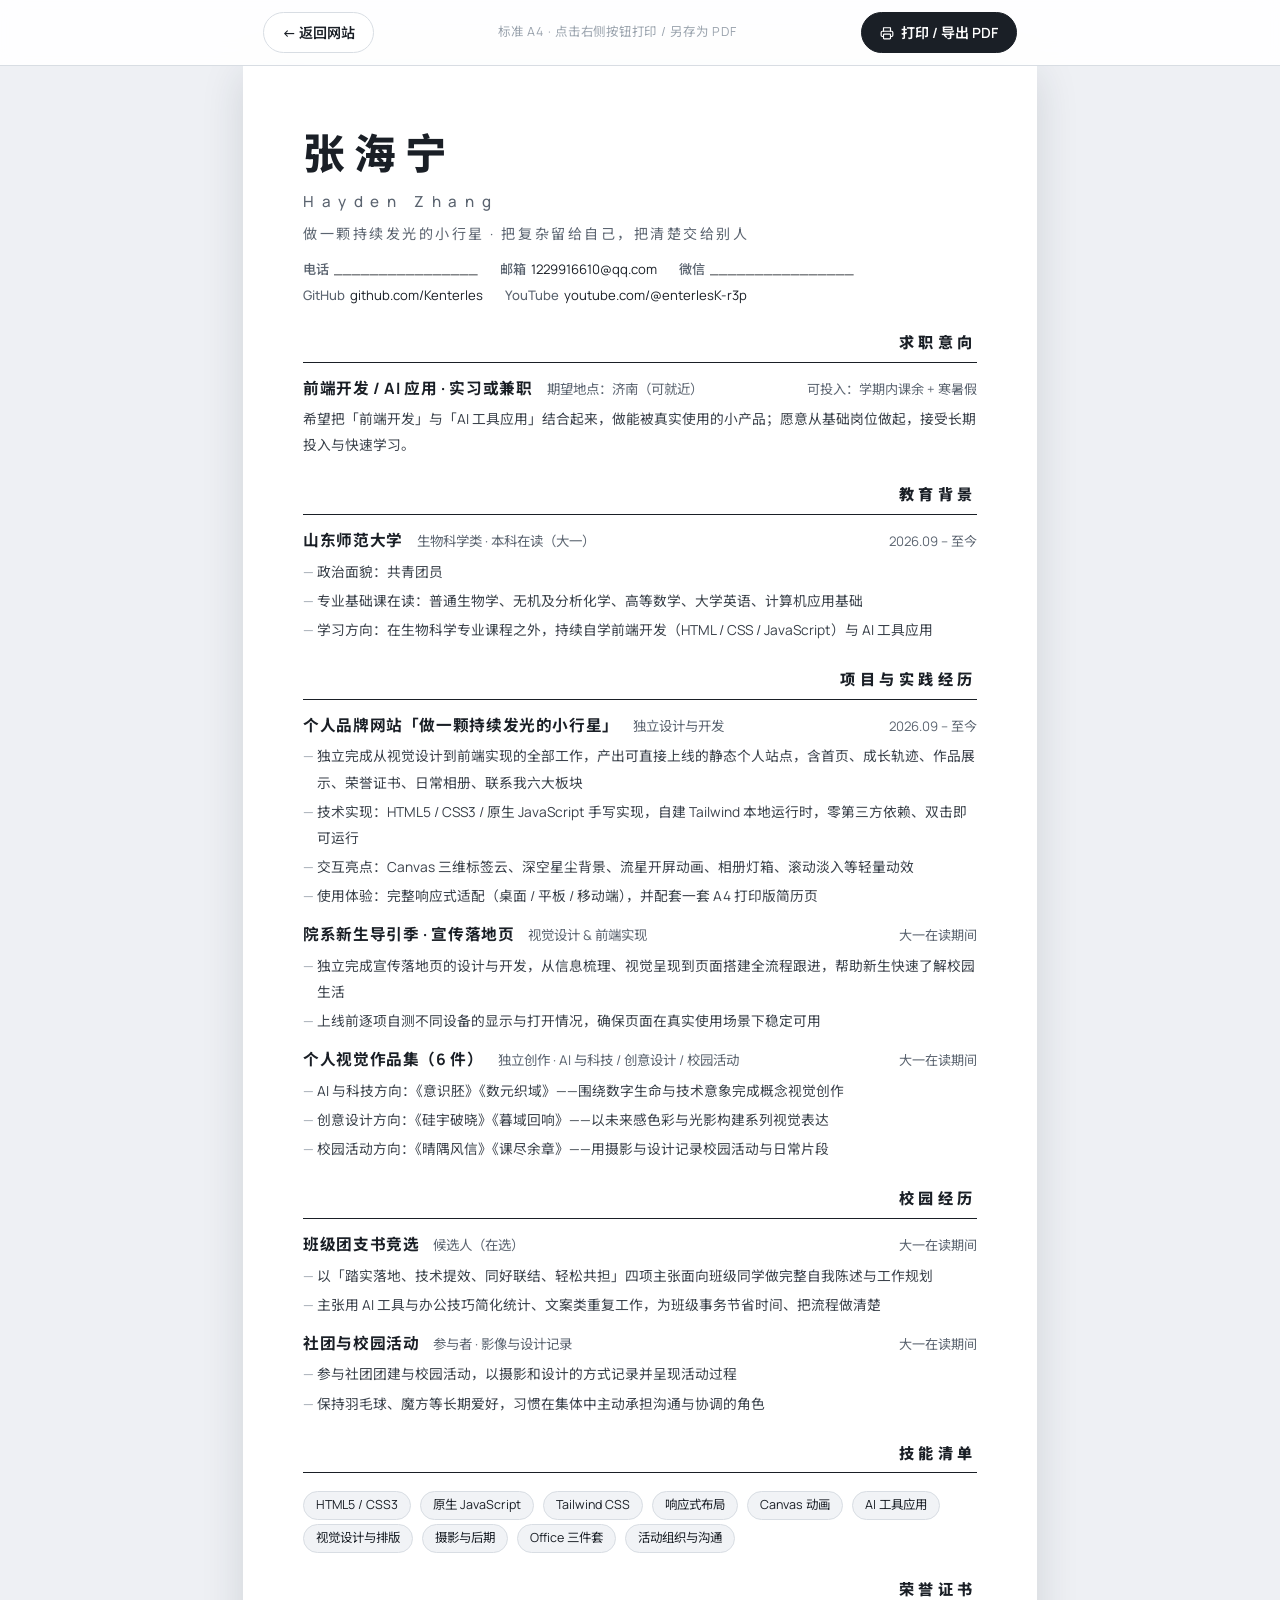
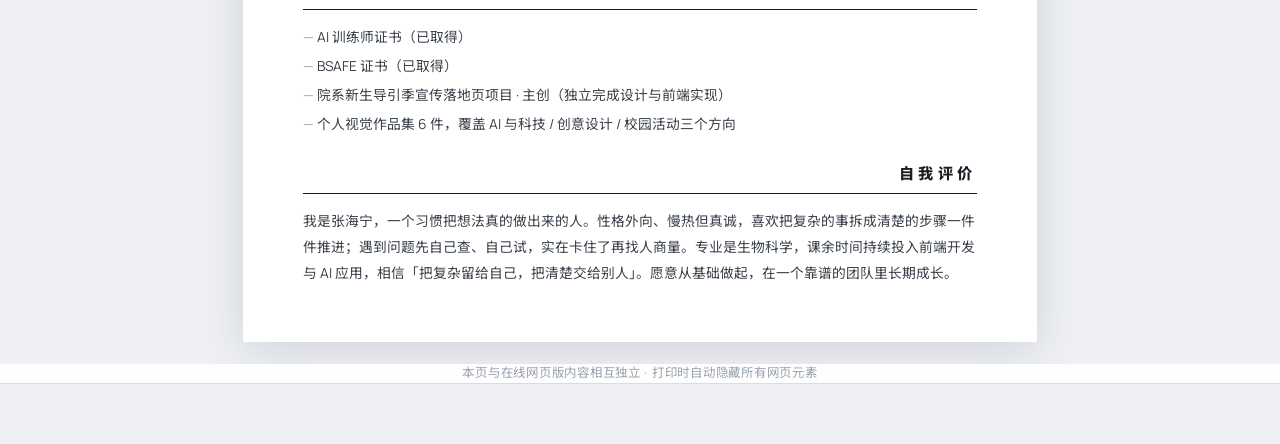
<file: resume.html>
<!DOCTYPE html>
<html lang="zh-CN">
<head>
  <meta charset="UTF-8">
  <meta name="viewport" content="width=device-width, initial-scale=1.0">
  <title>张海宁 Hayden Zhang · 个人简历（打印版）</title>
  <meta name="description" content="张海宁 Hayden Zhang 的标准求职简历打印版，A4 排版，极简商务黑白灰风格。">
  <meta name="robots" content="noindex">

  <!-- 字体：与主站保持一致（离线时回退系统字体，不影响打印） -->
  <link rel="preconnect" href="https://fonts.googleapis.com">
  <link rel="preconnect" href="https://fonts.gstatic.com" crossorigin>
  <link href="https://fonts.googleapis.com/css2?family=Manrope:wght@400;500;600;700;800&family=Noto+Sans+SC:wght@300;400;500;700;900&display=swap" rel="stylesheet">

  <!-- Tailwind CSS v3.4.17（本地化运行时，与主站共用） -->
  <script>
    (function () {
      var _w = console.warn;
      console.warn = function () {
        var msg = String(arguments[0] || "");
        if (msg.indexOf("should not be used in production") > -1) return;
        _w.apply(console, arguments);
      };
    })();
  </script>
  <script src="js/tailwind-3.4.17.js"></script>

  <style>
    /* ============ 打印版简历专属样式（极简商务黑白灰） ============ */
    :root { --ink: #1a1f26; --gray: #5b6470; --line: #d8dde3; }
    html { scroll-behavior: auto; }
    body {
      background: #eef0f4;
      font-family: "Manrope", "Noto Sans SC", "Microsoft YaHei", "PingFang SC", sans-serif;
      color: var(--ink);
      -webkit-print-color-adjust: exact;
      print-color-adjust: exact;
    }
    /* A4 纸张容器 */
    .sheet {
      width: 100%; max-width: 794px; margin: 0 auto;
      background: #ffffff;
      box-shadow: 0 8px 40px rgba(30, 40, 60, .14);
      padding: clamp(28px, 6vw, 56px) clamp(24px, 5.4vw, 60px);
      box-sizing: border-box;
    }

    /* 顶部工具条（打印时自动隐藏） */
    .no-print {
      position: sticky; top: 0; z-index: 50;
      background: rgba(255, 255, 255, .92);
      backdrop-filter: blur(10px);
      border-bottom: 1px solid var(--line);
    }
    .tool-btn {
      display: inline-flex; align-items: center; gap: 7px;
      padding: 9px 18px; border-radius: 999px; font-size: .88rem;
      border: 1px solid var(--line); background: #fff; color: var(--ink);
      cursor: pointer; font-weight: 600;
    }
    .tool-btn:hover { border-color: #9aa5b1; }
    .tool-btn.primary { background: #1a1f26; color: #fff; border-color: #1a1f26; }

    /* 简历版式细节 */
    .cv-name { font-size: clamp(1.9rem, 5vw, 2.6rem); font-weight: 800; letter-spacing: .22em; }
    .cv-en { font-size: .95rem; letter-spacing: .5em; color: var(--gray); font-weight: 500; margin-top: 6px; }
    .cv-slogan { font-size: .88rem; color: var(--gray); letter-spacing: .18em; margin-top: 10px; }
    .cv-contact { display: flex; flex-wrap: wrap; gap: 6px 22px; font-size: .82rem; color: var(--ink); margin-top: 16px; }
    .cv-contact span b { font-weight: 600; color: var(--gray); margin-right: 5px; font-weight: 500; }

    .cv-sec { margin-top: 26px; }
    .cv-sec-title {
      font-size: .95rem; font-weight: 800; letter-spacing: .3em;
      padding-bottom: 7px; border-bottom: 1.6px solid var(--ink);
      display: flex; align-items: center; justify-content: space-between;
    }
    .cv-sec-title::before { content: ""; }
    .cv-item { margin-top: 14px; }
    .cv-item-head { display: flex; flex-wrap: wrap; align-items: baseline; gap: 4px 14px; }
    .cv-item-head b { font-size: .98rem; font-weight: 700; letter-spacing: .04em; }
    .cv-item-head i { font-style: normal; font-size: .84rem; color: var(--gray); }
    .cv-item-head .time { margin-left: auto; font-size: .82rem; color: var(--gray); white-space: nowrap; }
    .cv-desc { margin-top: 6px; font-size: .86rem; line-height: 1.9; color: #3a414a; }
    .cv-desc li { position: relative; padding-left: 14px; margin-top: 3px; }
    .cv-desc li::before { content: "—"; position: absolute; left: 0; color: #9aa3ad; }
    .cv-tag {
      display: inline-block; font-size: .78rem; color: var(--ink);
      background: #f1f3f6; border: 1px solid var(--line);
      padding: 4px 12px; border-radius: 999px; margin: 4px 6px 0 0;
    }
    .cv-note { font-size: .78rem; color: #9aa3ad; letter-spacing: .06em; }

    /* 打印规则：只输出纯简历内容 */
    @page { size: A4; margin: 13mm 12mm; }
    @media print {
      body { background: #fff !important; }
      .no-print { display: none !important; }
      .sheet { box-shadow: none !important; max-width: none !important; padding: 0 !important; }
      .cv-sec { break-inside: avoid; }
      .cv-item { break-inside: avoid; }
    }
  </style>
</head>

<body class="antialiased">

  <!-- 工具条（打印时自动隐藏） -->
  <div class="no-print">
    <div style="max-width:794px;margin:0 auto;display:flex;align-items:center;justify-content:space-between;padding:12px 20px;box-sizing:border-box;">
      <a class="tool-btn" href="index.html#skip-intro">← 返回网站</a>
      <span class="cv-note">标准 A4 · 点击右侧按钮打印 / 另存为 PDF</span>
      <button class="tool-btn primary" onclick="window.print()">
        <svg width="14" height="14" viewBox="0 0 24 24" fill="none" stroke="currentColor" stroke-width="2" stroke-linecap="round" stroke-linejoin="round"><path d="M6 9V3h12v6"/><rect x="6" y="14" width="12" height="8" rx="1"/><path d="M6 18H4a2 2 0 0 1-2-2v-5a2 2 0 0 1 2-2h16a2 2 0 0 1 2 2v5a2 2 0 0 1-2 2h-2"/></svg>
        打印 / 导出 PDF
      </button>
    </div>
  </div>

  <!-- A4 简历主体 -->
  <main class="sheet">

    <!-- ================= 头部 ================= -->
    <header>
      <h1 class="cv-name">张海宁</h1>
      <p class="cv-en">Hayden Zhang</p>
      <p class="cv-slogan">做一颗持续发光的小行星 · 把复杂留给自己，把清楚交给别人</p>
      <div class="cv-contact">
        <span><b>电话</b>________________</span>
        <span><b>邮箱</b>1229916610@qq.com</span>
        <span><b>微信</b>________________</span>
        <span><b>GitHub</b>github.com/Kenterles</span>
        <span><b>YouTube</b>youtube.com/@enterlesK-r3p</span>
      </div>
    </header>

    <!-- ================= 求职意向 ================= -->
    <section class="cv-sec">
      <h2 class="cv-sec-title">求职意向</h2>
      <div class="cv-item">
        <div class="cv-item-head">
          <b>前端开发 / AI 应用 · 实习或兼职</b>
          <i>期望地点：济南（可就近）</i>
          <span class="time">可投入：学期内课余 + 寒暑假</span>
        </div>
        <p class="cv-desc">希望把「前端开发」与「AI 工具应用」结合起来，做能被真实使用的小产品；愿意从基础岗位做起，接受长期投入与快速学习。</p>
      </div>
    </section>

    <!-- ================= 教育背景 ================= -->
    <section class="cv-sec">
      <h2 class="cv-sec-title">教育背景</h2>
      <div class="cv-item">
        <div class="cv-item-head">
          <b>山东师范大学</b>
          <i>生物科学类 · 本科在读（大一）</i>
          <span class="time">2026.09 – 至今</span>
        </div>
        <ul class="cv-desc">
          <li>政治面貌：共青团员</li>
          <li>专业基础课在读：普通生物学、无机及分析化学、高等数学、大学英语、计算机应用基础</li>
          <li>学习方向：在生物科学专业课程之外，持续自学前端开发（HTML / CSS / JavaScript）与 AI 工具应用</li>
        </ul>
      </div>
    </section>

    <!-- ================= 项目与实践经历 ================= -->
    <section class="cv-sec">
      <h2 class="cv-sec-title">项目与实践经历</h2>

      <div class="cv-item">
        <div class="cv-item-head">
          <b>个人品牌网站「做一颗持续发光的小行星」</b>
          <i>独立设计与开发</i>
          <span class="time">2026.09 – 至今</span>
        </div>
        <ul class="cv-desc">
          <li>独立完成从视觉设计到前端实现的全部工作，产出可直接上线的静态个人站点，含首页、成长轨迹、作品展示、荣誉证书、日常相册、联系我六大板块</li>
          <li>技术实现：HTML5 / CSS3 / 原生 JavaScript 手写实现，自建 Tailwind 本地运行时，零第三方依赖、双击即可运行</li>
          <li>交互亮点：Canvas 三维标签云、深空星尘背景、流星开屏动画、相册灯箱、滚动淡入等轻量动效</li>
          <li>使用体验：完整响应式适配（桌面 / 平板 / 移动端），并配套一套 A4 打印版简历页</li>
        </ul>
      </div>

      <div class="cv-item">
        <div class="cv-item-head">
          <b>院系新生导引季 · 宣传落地页</b>
          <i>视觉设计 & 前端实现</i>
          <span class="time">大一在读期间</span>
        </div>
        <ul class="cv-desc">
          <li>独立完成宣传落地页的设计与开发，从信息梳理、视觉呈现到页面搭建全流程跟进，帮助新生快速了解校园生活</li>
          <li>上线前逐项自测不同设备的显示与打开情况，确保页面在真实使用场景下稳定可用</li>
        </ul>
      </div>

      <div class="cv-item">
        <div class="cv-item-head">
          <b>个人视觉作品集（6 件）</b>
          <i>独立创作 · AI 与科技 / 创意设计 / 校园活动</i>
          <span class="time">大一在读期间</span>
        </div>
        <ul class="cv-desc">
          <li>AI 与科技方向：《意识胚》《数元织域》——围绕数字生命与技术意象完成概念视觉创作</li>
          <li>创意设计方向：《硅宇破晓》《暮域回响》——以未来感色彩与光影构建系列视觉表达</li>
          <li>校园活动方向：《晴隅风信》《课尽余章》——用摄影与设计记录校园活动与日常片段</li>
        </ul>
      </div>
    </section>

    <!-- ================= 校园经历 ================= -->
    <section class="cv-sec">
      <h2 class="cv-sec-title">校园经历</h2>

      <div class="cv-item">
        <div class="cv-item-head">
          <b>班级团支书竞选</b>
          <i>候选人（在选）</i>
          <span class="time">大一在读期间</span>
        </div>
        <ul class="cv-desc">
          <li>以「踏实落地、技术提效、同好联结、轻松共担」四项主张面向班级同学做完整自我陈述与工作规划</li>
          <li>主张用 AI 工具与办公技巧简化统计、文案类重复工作，为班级事务节省时间、把流程做清楚</li>
        </ul>
      </div>

      <div class="cv-item">
        <div class="cv-item-head">
          <b>社团与校园活动</b>
          <i>参与者 · 影像与设计记录</i>
          <span class="time">大一在读期间</span>
        </div>
        <ul class="cv-desc">
          <li>参与社团团建与校园活动，以摄影和设计的方式记录并呈现活动过程</li>
          <li>保持羽毛球、魔方等长期爱好，习惯在集体中主动承担沟通与协调的角色</li>
        </ul>
      </div>
    </section>

    <!-- ================= 技能清单 ================= -->
    <section class="cv-sec">
      <h2 class="cv-sec-title">技能清单</h2>
      <div class="cv-item">
        <span class="cv-tag">HTML5 / CSS3</span>
        <span class="cv-tag">原生 JavaScript</span>
        <span class="cv-tag">Tailwind CSS</span>
        <span class="cv-tag">响应式布局</span>
        <span class="cv-tag">Canvas 动画</span>
        <span class="cv-tag">AI 工具应用</span>
        <span class="cv-tag">视觉设计与排版</span>
        <span class="cv-tag">摄影与后期</span>
        <span class="cv-tag">Office 三件套</span>
        <span class="cv-tag">活动组织与沟通</span>
      </div>
    </section>

    <!-- ================= 荣誉证书 ================= -->
    <section class="cv-sec">
      <h2 class="cv-sec-title">荣誉证书</h2>
      <div class="cv-item">
        <ul class="cv-desc">
          <li>AI 训练师证书（已取得）</li>
          <li>BSAFE 证书（已取得）</li>
          <li>院系新生导引季宣传落地页项目 · 主创（独立完成设计与前端实现）</li>
          <li>个人视觉作品集 6 件，覆盖 AI 与科技 / 创意设计 / 校园活动三个方向</li>
        </ul>
      </div>
    </section>

    <!-- ================= 自我评价 ================= -->
    <section class="cv-sec">
      <h2 class="cv-sec-title">自我评价</h2>
      <div class="cv-item">
        <p class="cv-desc">我是张海宁，一个习惯把想法真的做出来的人。性格外向、慢热但真诚，喜欢把复杂的事拆成清楚的步骤一件件推进；遇到问题先自己查、自己试，实在卡住了再找人商量。专业是生物科学，课余时间持续投入前端开发与 AI 应用，相信「把复杂留给自己，把清楚交给别人」。愿意从基础做起，在一个靠谱的团队里长期成长。</p>
      </div>
    </section>

  </main>

  <!-- 底部留白提示 -->
  <p class="cv-note no-print" style="text-align:center;margin:22px 0 60px;">本页与在线网页版内容相互独立 · 打印时自动隐藏所有网页元素</p>
</body>
</html>
</file>
